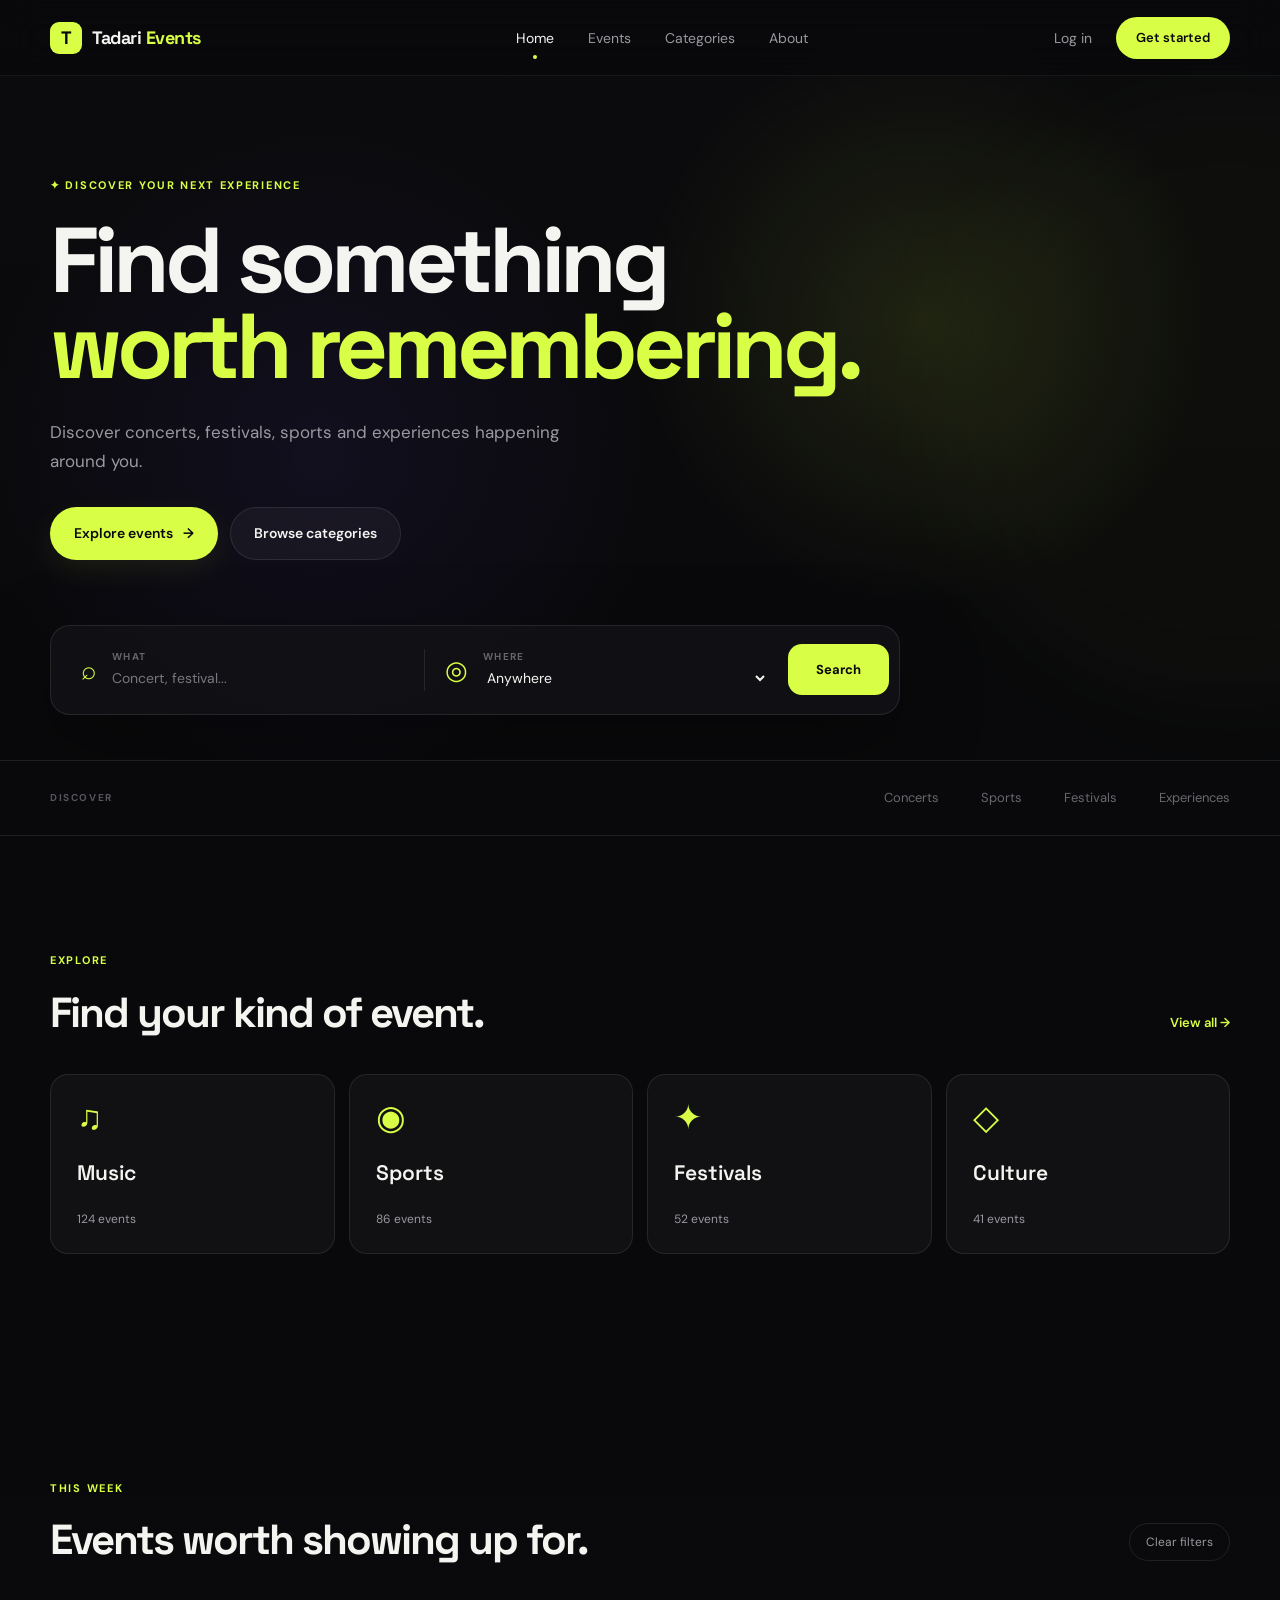
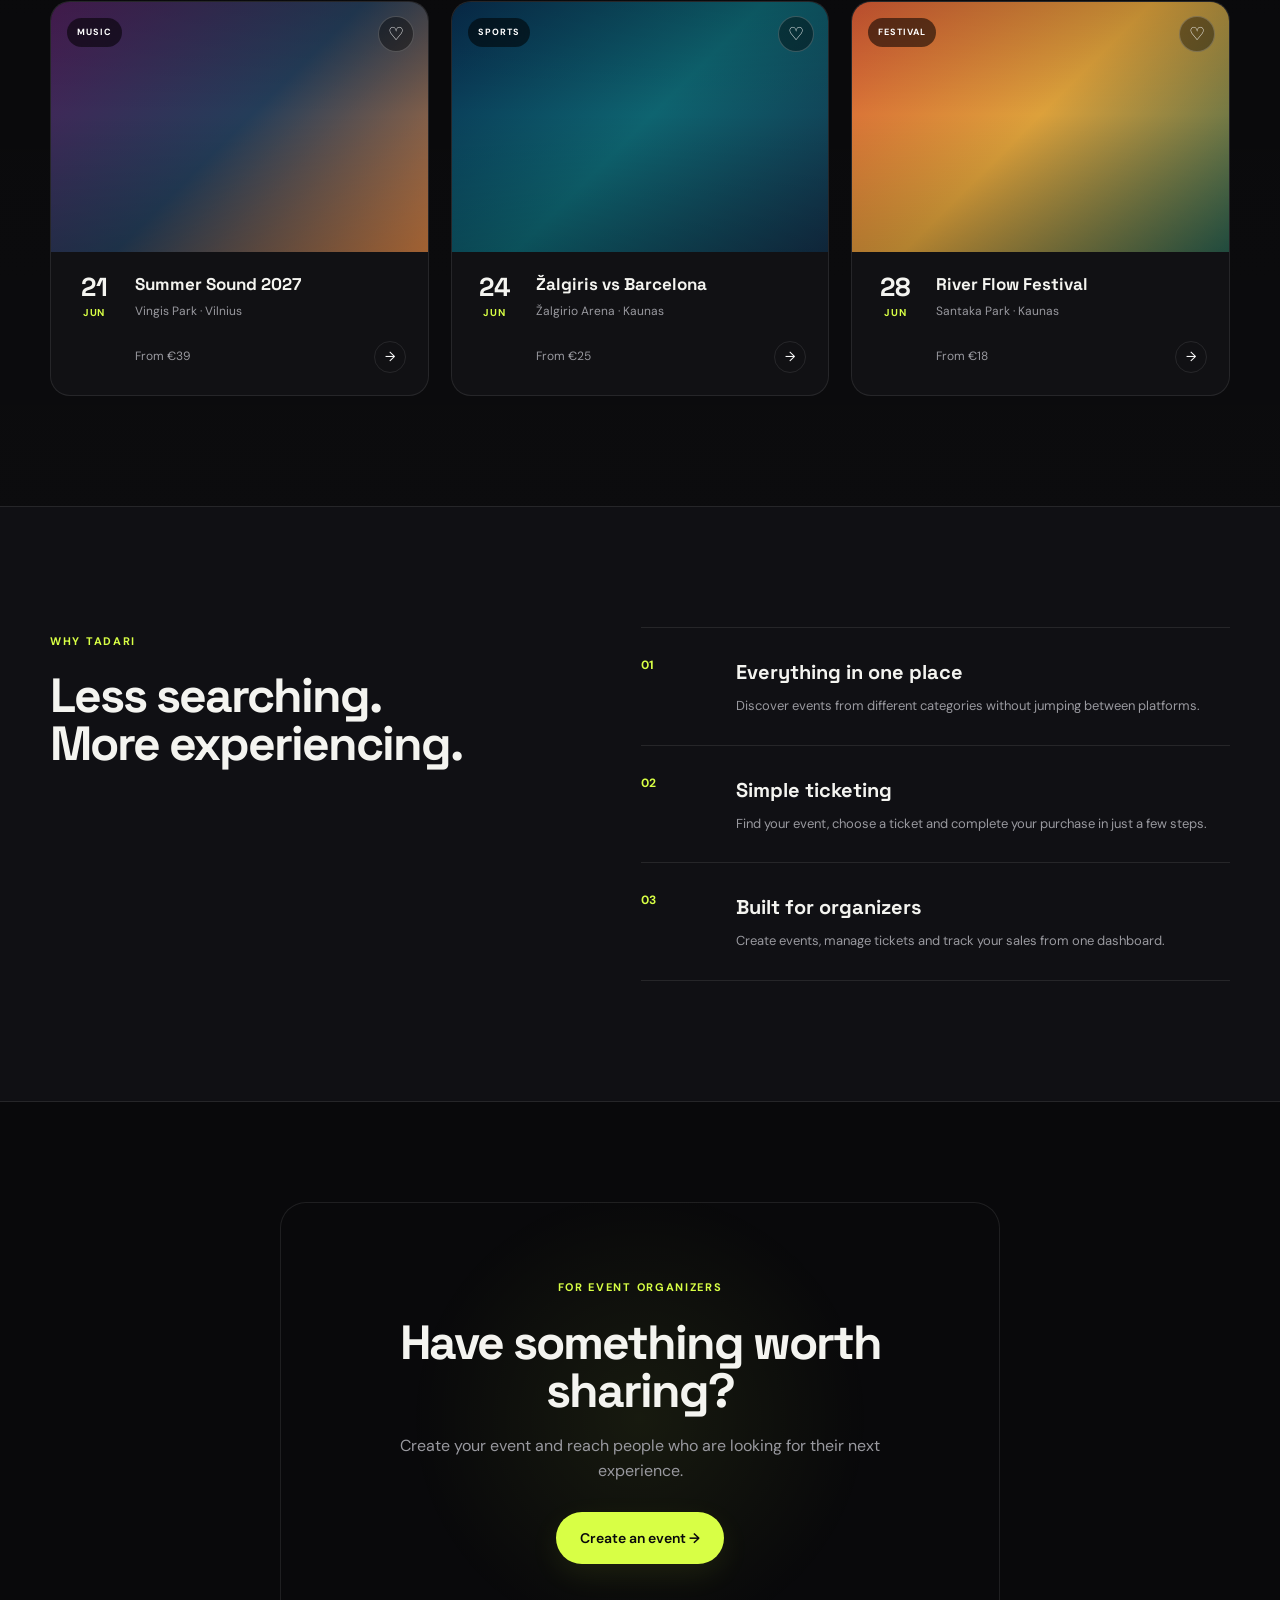
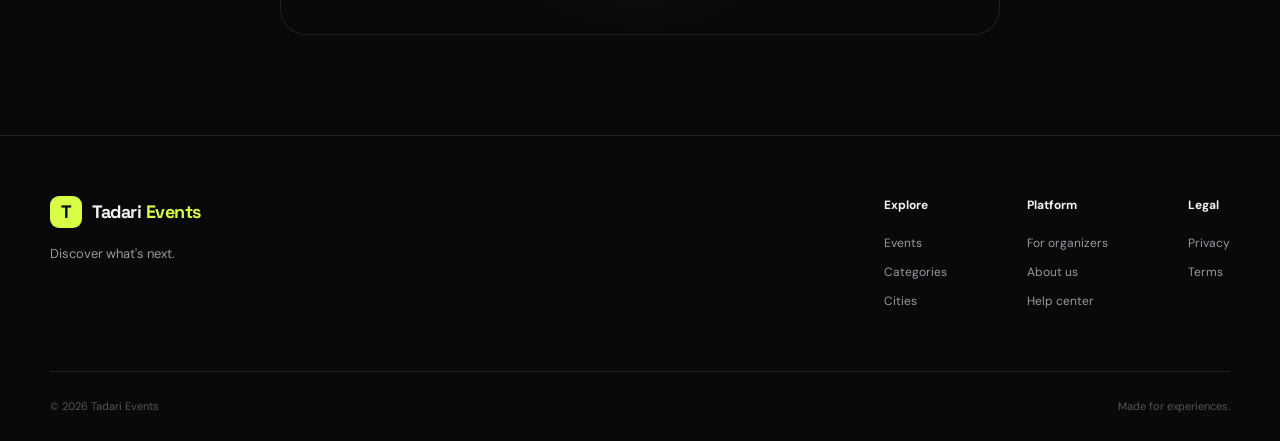
<file: index.html>
<!DOCTYPE html>
<html lang="en">
<head>

    <meta charset="UTF-8">

    <meta
        name="viewport"
        content="width=device-width, initial-scale=1.0"
    >

    <title>
        Tadari Events — Discover What's Next
    </title>

    <meta
        name="description"
        content="Discover concerts, festivals, sports events and experiences with Tadari Events."
    >

    <link rel="preconnect" href="https://fonts.googleapis.com">

    <link
        rel="preconnect"
        href="https://fonts.gstatic.com"
        crossorigin
    >

    <link
        href="https://fonts.googleapis.com/css2?family=DM+Sans:wght@400;500;600;700&family=Space+Grotesk:wght@500;600;700&display=swap"
        rel="stylesheet"
    >

    <link rel="stylesheet" href="style.css">

</head>


<body>


<!-- ==========================================
     HEADER
========================================== -->

<header class="header">

    <div class="container nav">


        <!-- LOGO -->

        <a
            href="index.html"
            class="logo"
        >

            <span class="logo-mark">
                T
            </span>

            <span>
                Tadari<span class="logo-accent">
                    Events
                </span>
            </span>

        </a>


        <!-- NAVIGATION -->

        <nav class="main-nav">

            <a
                href="index.html"
                class="active"
            >
                Home
            </a>


            <a href="#events">
                Events
            </a>


            <a href="#categories">
                Categories
            </a>


            <a href="#about">
                About
            </a>

        </nav>


        <!-- NAV ACTIONS -->

        <div class="nav-actions">

            <a
                href="#"
                class="login-link"
            >
                Log in
            </a>


            <a
                href="#"
                class="btn btn-small"
            >
                Get started
            </a>

        </div>


        <!-- MOBILE MENU -->

        <button
            class="mobile-menu"
            id="mobileMenu"
            aria-label="Open menu"
        >

            <span></span>
            <span></span>
            <span></span>

        </button>

    </div>

</header>



<!-- ==========================================
     MAIN
========================================== -->

<main>



<!-- ==========================================
     HERO
========================================== -->

<section class="hero">

    <div class="hero-background"></div>


    <div class="container hero-content">


        <!-- HERO TEXT -->

        <div class="hero-text">


            <span class="eyebrow">
                ✦ DISCOVER YOUR NEXT EXPERIENCE
            </span>


            <h1>

                Find something

                <span>
                    worth remembering.
                </span>

            </h1>


            <p>
                Discover concerts, festivals, sports and experiences
                happening around you.
            </p>


            <!-- HERO BUTTONS -->

            <div class="hero-buttons">

                <a
                    href="#events"
                    class="btn btn-primary"
                >

                    Explore events

                    <span>
                        →
                    </span>

                </a>


                <a
                    href="#categories"
                    class="btn btn-secondary"
                >
                    Browse categories
                </a>

            </div>

        </div>



        <!-- ==================================
             SEARCH
        ================================== -->

        <div class="search-box">


            <!-- WHAT -->

            <div class="search-item">

                <span class="search-icon">
                    ⌕
                </span>


                <div class="search-field">

                    <span class="search-label">
                        What
                    </span>


                    <input
                        type="text"
                        id="searchInput"
                        placeholder="Concert, festival..."
                    >

                </div>

            </div>


            <div class="search-divider"></div>


            <!-- WHERE -->

            <div class="search-item">

                <span class="search-icon">
                    ◎
                </span>


                <div class="search-field">

                    <span class="search-label">
                        Where
                    </span>


                    <select id="locationSelect">

                        <option value="all">
                            Anywhere
                        </option>

                        <option value="kaunas">
                            Kaunas
                        </option>

                        <option value="vilnius">
                            Vilnius
                        </option>

                        <option value="klaipeda">
                            Klaipėda
                        </option>

                    </select>

                </div>

            </div>


            <!-- SEARCH BUTTON -->

            <button
                class="search-button"
                id="searchButton"
            >
                Search
            </button>

        </div>

    </div>

</section>



<!-- ==========================================
     DISCOVER BAR
========================================== -->

<section class="trust-bar">

    <div class="container trust-content">

        <span>
            DISCOVER
        </span>


        <div class="trust-items">

            <span>
                Concerts
            </span>

            <span>
                Sports
            </span>

            <span>
                Festivals
            </span>

            <span>
                Experiences
            </span>

        </div>

    </div>

</section>



<!-- ==========================================
     CATEGORIES
========================================== -->

<section
    class="section"
    id="categories"
>

    <div class="container">


        <div class="section-header">


            <div>

                <span class="section-label">
                    EXPLORE
                </span>


                <h2>
                    Find your kind of event.
                </h2>

            </div>


            <a
                href="#events"
                class="text-link"
            >
                View all →
            </a>

        </div>



        <!-- CATEGORY CARDS -->

        <div class="categories">


            <!-- MUSIC -->

            <button
                class="category-card"
                data-category="music"
            >

                <span class="category-icon">
                    ♫
                </span>


                <span class="category-name">
                    Music
                </span>


                <span class="category-count">
                    124 events
                </span>

            </button>



            <!-- SPORTS -->

            <button
                class="category-card"
                data-category="sports"
            >

                <span class="category-icon">
                    ◉
                </span>


                <span class="category-name">
                    Sports
                </span>


                <span class="category-count">
                    86 events
                </span>

            </button>



            <!-- FESTIVALS -->

            <button
                class="category-card"
                data-category="festival"
            >

                <span class="category-icon">
                    ✦
                </span>


                <span class="category-name">
                    Festivals
                </span>


                <span class="category-count">
                    52 events
                </span>

            </button>



            <!-- CULTURE -->

            <button
                class="category-card"
                data-category="culture"
            >

                <span class="category-icon">
                    ◇
                </span>


                <span class="category-name">
                    Culture
                </span>


                <span class="category-count">
                    41 events
                </span>

            </button>

        </div>

    </div>

</section>



<!-- ==========================================
     EVENTS
========================================== -->

<section
    class="section events-section"
    id="events"
>

    <div class="container">


        <!-- SECTION HEADER -->

        <div class="section-header">


            <div>

                <span class="section-label">
                    THIS WEEK
                </span>


                <h2>
                    Events worth showing up for.
                </h2>

            </div>


            <button
                class="filter-button"
                id="clearFilters"
            >
                Clear filters
            </button>

        </div>



        <!-- ==================================
             EVENTS GRID
        ================================== -->

        <div
            class="events-grid"
            id="eventsGrid"
        >



            <!-- ==================================
                 EVENT 1 — SUMMER SOUND
            ================================== -->

            <article
                class="event-card"
                data-event-id="summer-sound"
                data-category="music"
                data-location="vilnius"
                data-name="summer sound"
                role="link"
                tabindex="0"
            >


                <div class="event-image image-1">


                    <span class="event-category">
                        MUSIC
                    </span>


                    <!-- FAVORITE -->

                    <button
                        class="favorite"
                        aria-label="Add to favorites"
                        type="button"
                    >
                        ♡
                    </button>


                    <div class="image-overlay"></div>

                </div>



                <!-- EVENT INFO -->

                <div class="event-info">


                    <!-- DATE -->

                    <div class="event-date">

                        <span class="date-day">
                            21
                        </span>

                        <span class="date-month">
                            JUN
                        </span>

                    </div>



                    <!-- DETAILS -->

                    <div class="event-details">


                        <h3>
                            Summer Sound 2027
                        </h3>


                        <p>
                            Vingis Park · Vilnius
                        </p>



                        <div class="event-bottom">


                            <span class="price">
                                From €39
                            </span>


                            <button
                                class="arrow-button"
                                type="button"
                                aria-label="Open Summer Sound"
                            >
                                →
                            </button>

                        </div>

                    </div>

                </div>

            </article>



            <!-- ==================================
                 EVENT 2 — ŽALGIRIS
            ================================== -->

            <article
                class="event-card"
                data-event-id="zalgiris"
                data-category="sports"
                data-location="kaunas"
                data-name="zalgiris basketball"
                role="link"
                tabindex="0"
            >


                <div class="event-image image-2">


                    <span class="event-category">
                        SPORTS
                    </span>


                    <button
                        class="favorite"
                        aria-label="Add to favorites"
                        type="button"
                    >
                        ♡
                    </button>


                    <div class="image-overlay"></div>

                </div>



                <div class="event-info">


                    <!-- DATE -->

                    <div class="event-date">

                        <span class="date-day">
                            24
                        </span>

                        <span class="date-month">
                            JUN
                        </span>

                    </div>



                    <!-- DETAILS -->

                    <div class="event-details">


                        <h3>
                            Žalgiris vs Barcelona
                        </h3>


                        <p>
                            Žalgirio Arena · Kaunas
                        </p>



                        <div class="event-bottom">


                            <span class="price">
                                From €25
                            </span>


                            <button
                                class="arrow-button"
                                type="button"
                                aria-label="Open Žalgiris vs Barcelona"
                            >
                                →
                            </button>

                        </div>

                    </div>

                </div>

            </article>



            <!-- ==================================
                 EVENT 3 — RIVER FLOW
            ================================== -->

            <article
                class="event-card"
                data-event-id="river-flow"
                data-category="festival"
                data-location="kaunas"
                data-name="river flow festival"
                role="link"
                tabindex="0"
            >


                <div class="event-image image-3">


                    <span class="event-category">
                        FESTIVAL
                    </span>


                    <button
                        class="favorite"
                        aria-label="Add to favorites"
                        type="button"
                    >
                        ♡
                    </button>


                    <div class="image-overlay"></div>

                </div>



                <div class="event-info">


                    <!-- DATE -->

                    <div class="event-date">

                        <span class="date-day">
                            28
                        </span>

                        <span class="date-month">
                            JUN
                        </span>

                    </div>



                    <!-- DETAILS -->

                    <div class="event-details">


                        <h3>
                            River Flow Festival
                        </h3>


                        <p>
                            Santaka Park · Kaunas
                        </p>



                        <div class="event-bottom">


                            <span class="price">
                                From €18
                            </span>


                            <button
                                class="arrow-button"
                                type="button"
                                aria-label="Open River Flow Festival"
                            >
                                →
                            </button>

                        </div>

                    </div>

                </div>

            </article>

        </div>



        <!-- ==================================
             EMPTY STATE
        ================================== -->

        <div
            class="empty-state"
            id="emptyState"
        >

            <div class="empty-icon">
                ⌕
            </div>


            <h3>
                No events found
            </h3>


            <p>
                Try changing your search or location.
            </p>

        </div>

    </div>

</section>



<!-- ==========================================
     WHY TADARI
========================================== -->

<section
    class="why-section"
    id="about"
>

    <div class="container">


        <div class="why-layout">


            <!-- TITLE -->

            <div class="why-title">

                <span class="section-label">
                    WHY TADARI
                </span>


                <h2>
                    Less searching.<br>
                    More experiencing.
                </h2>

            </div>



            <!-- FEATURES -->

            <div class="features">


                <!-- FEATURE 1 -->

                <div class="feature">

                    <div class="feature-number">
                        01
                    </div>


                    <div>

                        <h3>
                            Everything in one place
                        </h3>


                        <p>
                            Discover events from different categories
                            without jumping between platforms.
                        </p>

                    </div>

                </div>



                <!-- FEATURE 2 -->

                <div class="feature">

                    <div class="feature-number">
                        02
                    </div>


                    <div>

                        <h3>
                            Simple ticketing
                        </h3>


                        <p>
                            Find your event, choose a ticket and
                            complete your purchase in just a few steps.
                        </p>

                    </div>

                </div>



                <!-- FEATURE 3 -->

                <div class="feature">

                    <div class="feature-number">
                        03
                    </div>


                    <div>

                        <h3>
                            Built for organizers
                        </h3>


                        <p>
                            Create events, manage tickets and
                            track your sales from one dashboard.
                        </p>

                    </div>

                </div>

            </div>

        </div>

    </div>

</section>



<!-- ==========================================
     CTA
========================================== -->

<section class="cta-section">

    <div class="container">


        <div class="cta">


            <span class="section-label">
                FOR EVENT ORGANIZERS
            </span>


            <h2>
                Have something worth sharing?
            </h2>


            <p>
                Create your event and reach people who are
                looking for their next experience.
            </p>


            <a
                href="#"
                class="btn btn-primary"
            >
                Create an event →
            </a>

        </div>

    </div>

</section>


</main>



<!-- ==========================================
     FOOTER
========================================== -->

<footer class="footer">

    <div class="container footer-content">


        <!-- FOOTER BRAND -->

        <div>

            <a
                href="index.html"
                class="logo footer-logo"
            >

                <span class="logo-mark">
                    T
                </span>


                <span>
                    Tadari<span class="logo-accent">
                        Events
                    </span>
                </span>

            </a>


            <p class="footer-description">
                Discover what's next.
            </p>

        </div>



        <!-- FOOTER LINKS -->

        <div class="footer-links">


            <!-- EXPLORE -->

            <div>

                <h4>
                    Explore
                </h4>


                <a href="#events">
                    Events
                </a>


                <a href="#categories">
                    Categories
                </a>


                <a href="#">
                    Cities
                </a>

            </div>



            <!-- PLATFORM -->

            <div>

                <h4>
                    Platform
                </h4>


                <a href="#">
                    For organizers
                </a>


                <a href="#about">
                    About us
                </a>


                <a href="#">
                    Help center
                </a>

            </div>



            <!-- LEGAL -->

            <div>

                <h4>
                    Legal
                </h4>


                <a href="#">
                    Privacy
                </a>


                <a href="#">
                    Terms
                </a>

            </div>

        </div>

    </div>



    <!-- COPYRIGHT -->

    <div class="container copyright">

        <span>
            © 2026 Tadari Events
        </span>


        <span>
            Made for experiences.
        </span>

    </div>

</footer>



<!-- ==========================================
     JAVASCRIPT
========================================== -->

<script src="app.js"></script>


</body>
</html>
</file>
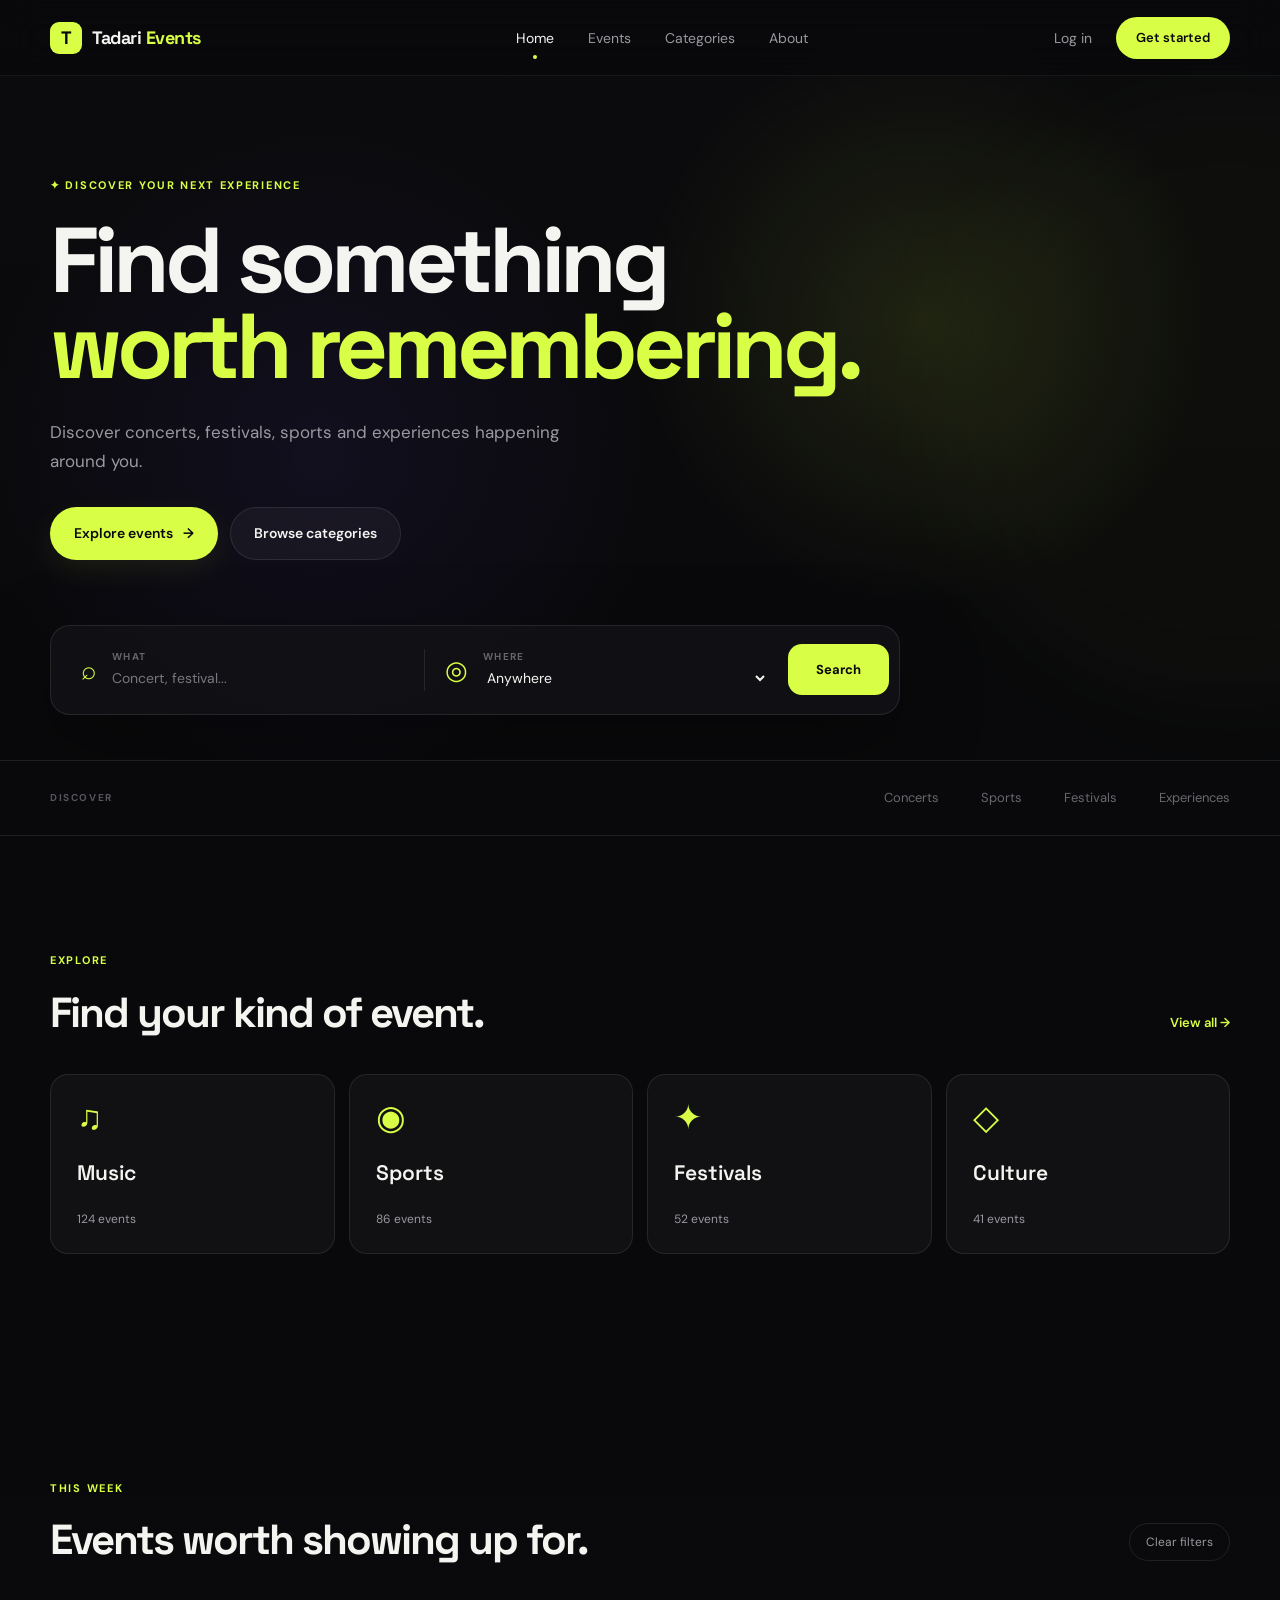
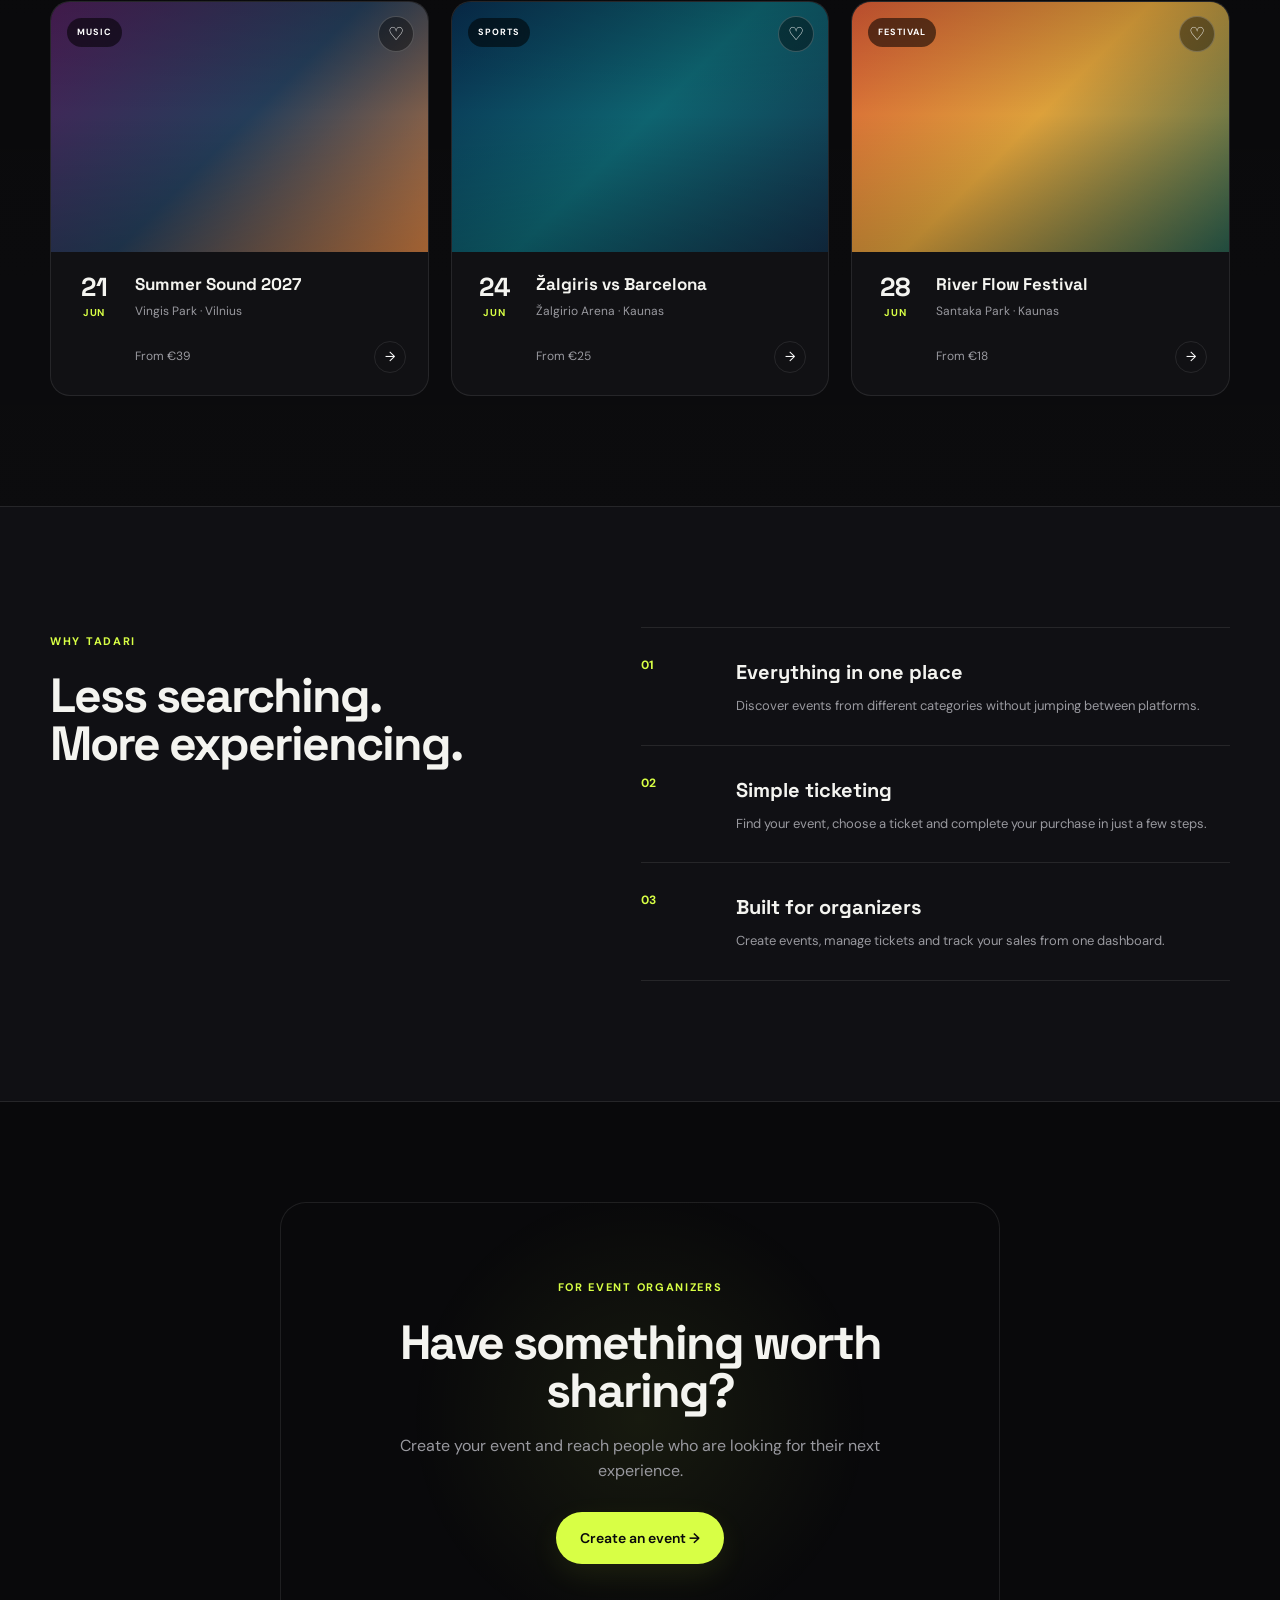
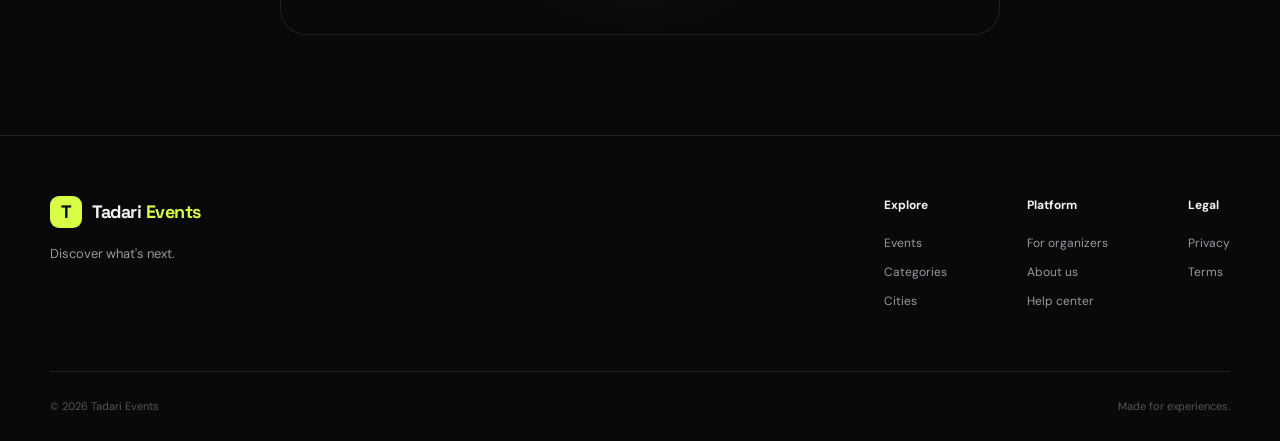
<file: event.html>
<!DOCTYPE html>
<html lang="en">

<head>

    <meta charset="UTF-8">

    <meta
        name="viewport"
        content="width=device-width, initial-scale=1.0"
    >

    <title>Tadari Events</title>

    <meta
        name="description"
        content="Event details — Tadari Events"
    >

    <link rel="preconnect" href="https://fonts.googleapis.com">

    <link
        rel="preconnect"
        href="https://fonts.gstatic.com"
        crossorigin
    >

    <link
        href="https://fonts.googleapis.com/css2?family=DM+Sans:wght@400;500;600;700&family=Space+Grotesk:wght@500;600;700&display=swap"
        rel="stylesheet"
    >

    <link rel="stylesheet" href="style.css">

</head>


<body>


<!-- ==========================================
     HEADER
========================================== -->

<header class="header">

    <div class="container nav">

        <a
            href="index.html"
            class="logo"
        >

            <span class="logo-mark">
                T
            </span>

            <span>
                Tadari<span class="logo-accent">
                    Events
                </span>
            </span>

        </a>


        <nav class="main-nav">

            <a href="index.html">
                Home
            </a>

            <a href="index.html#events">
                Events
            </a>

            <a href="index.html#categories">
                Categories
            </a>

            <a href="index.html#about">
                About
            </a>

        </nav>


        <div class="nav-actions">

            <a
                href="#"
                class="login-link"
            >
                Log in
            </a>

            <a
                href="#"
                class="btn btn-small"
            >
                Get started
            </a>

        </div>


        <button
            class="mobile-menu"
            id="mobileMenu"
            aria-label="Open menu"
        >

            <span></span>
            <span></span>
            <span></span>

        </button>

    </div>

</header>



<!-- ==========================================
     EVENT HERO
========================================== -->

<main>

<section class="event-detail-hero">

    <div
        class="event-detail-image"
        id="eventHero"
    >

        <div class="event-detail-overlay"></div>


        <div class="container event-detail-content">


            <a
                href="index.html#events"
                class="back-link"
            >
                ← Back to events
            </a>


            <div class="event-detail-bottom">


                <div>

                    <span
                        class="event-detail-category"
                        id="eventCategory"
                    >
                        MUSIC
                    </span>


                    <h1 id="eventTitle">
                        Summer Sound 2027
                    </h1>


                    <p
                        class="event-detail-location"
                        id="eventLocation"
                    >
                        Vingis Park · Vilnius
                    </p>

                </div>


                <button
                    class="detail-favorite"
                    id="detailFavorite"
                >

                    ♡

                    <span>
                        Save event
                    </span>

                </button>

            </div>

        </div>

    </div>

</section>



<!-- ==========================================
     EVENT MAIN
========================================== -->

<section class="event-main">

    <div class="container event-layout">


        <!-- ==================================
             LEFT CONTENT
        ================================== -->

        <div class="event-description">


            <!-- EVENT META -->

            <div class="event-meta">


                <div class="meta-item">

                    <span class="meta-icon">
                        ◷
                    </span>


                    <div>

                        <span class="meta-label">
                            DATE
                        </span>


                        <strong id="eventDate">
                            June 21, 2027
                        </strong>

                    </div>

                </div>



                <div class="meta-item">

                    <span class="meta-icon">
                        ◎
                    </span>


                    <div>

                        <span class="meta-label">
                            LOCATION
                        </span>


                        <strong id="eventLocationMeta">
                            Vingis Park, Vilnius
                        </strong>

                    </div>

                </div>



                <div class="meta-item">

                    <span class="meta-icon">
                        ♫
                    </span>


                    <div>

                        <span class="meta-label">
                            CATEGORY
                        </span>


                        <strong id="eventCategoryMeta">
                            Music
                        </strong>

                    </div>

                </div>

            </div>



            <!-- ==================================
                 ABOUT
            ================================== -->

            <div class="detail-section">

                <span class="section-label">
                    ABOUT THE EVENT
                </span>


                <h2 id="eventHeadline">
                    A summer night worth remembering.
                </h2>


                <p id="eventDescription1">
                    Summer Sound 2027 brings together music,
                    people and unforgettable experiences in
                    the heart of Vilnius.
                </p>


                <p id="eventDescription2">
                    Enjoy live performances, food, drinks and
                    an open-air festival atmosphere. Bring your
                    friends and spend the longest days of summer
                    together.
                </p>

            </div>



            <!-- ==================================
                 WHAT TO EXPECT
            ================================== -->

            <div class="detail-section">

                <span class="section-label">
                    WHAT TO EXPECT
                </span>


                <div class="expect-grid">


                    <div class="expect-item">

                        <span class="expect-icon">
                            ♪
                        </span>


                        <h3 id="expectTitle1">
                            Live music
                        </h3>


                        <p id="expectText1">
                            Performances from local and
                            international artists.
                        </p>

                    </div>



                    <div class="expect-item">

                        <span class="expect-icon">
                            ✦
                        </span>


                        <h3 id="expectTitle2">
                            Festival atmosphere
                        </h3>


                        <p id="expectText2">
                            Outdoor spaces, lights and
                            unforgettable moments.
                        </p>

                    </div>



                    <div class="expect-item">

                        <span class="expect-icon">
                            ◇
                        </span>


                        <h3 id="expectTitle3">
                            Food & drinks
                        </h3>


                        <p id="expectText3">
                            A selection of food vendors
                            and festival bars.
                        </p>

                    </div>

                </div>

            </div>



            <!-- ==================================
                 ORGANIZER
            ================================== -->

            <div class="detail-section organizer-section">

                <span class="section-label">
                    ORGANIZER
                </span>


                <div class="organizer">

                    <div
                        class="organizer-avatar"
                        id="organizerAvatar"
                    >
                        SS
                    </div>


                    <div>

                        <h3 id="organizerName">
                            Summer Sound Team
                        </h3>


                        <p id="organizerInfo">
                            Event organizer · 24 events
                        </p>

                    </div>

                </div>

            </div>

        </div>



        <!-- ==================================
             TICKET CARD
        ================================== -->

        <aside class="ticket-card">


            <div class="ticket-card-header">

                <span class="section-label">
                    GET YOUR TICKET
                </span>


                <h2>
                    Choose your ticket
                </h2>

            </div>



            <!-- GENERAL -->

            <label class="ticket-option">

                <input
                    type="radio"
                    name="ticket"
                    value="39"
                    checked
                >


                <div class="ticket-option-content">

                    <div>

                        <strong id="ticketName1">
                            General Admission
                        </strong>


                        <span id="ticketDescription1">
                            Full event access
                        </span>

                    </div>


                    <b id="ticketPrice1">
                        €39
                    </b>

                </div>

            </label>



            <!-- VIP -->

            <label class="ticket-option">

                <input
                    type="radio"
                    name="ticket"
                    value="69"
                >


                <div class="ticket-option-content">

                    <div>

                        <strong id="ticketName2">
                            VIP
                        </strong>


                        <span id="ticketDescription2">
                            Premium access
                        </span>

                    </div>


                    <b id="ticketPrice2">
                        €69
                    </b>

                </div>

            </label>



            <!-- PREMIUM -->

            <label class="ticket-option">

                <input
                    type="radio"
                    name="ticket"
                    value="99"
                >


                <div class="ticket-option-content">

                    <div>

                        <strong id="ticketName3">
                            Premium
                        </strong>


                        <span id="ticketDescription3">
                            Best experience package
                        </span>

                    </div>


                    <b id="ticketPrice3">
                        €99
                    </b>

                </div>

            </label>



            <!-- QUANTITY -->

            <div class="quantity-row">

                <span>
                    Quantity
                </span>


                <div class="quantity">

                    <button
                        id="quantityMinus"
                        type="button"
                    >
                        −
                    </button>


                    <span id="quantity">
                        1
                    </span>


                    <button
                        id="quantityPlus"
                        type="button"
                    >
                        +
                    </button>

                </div>

            </div>



            <!-- TOTAL -->

            <div class="ticket-total">

                <span>
                    Total
                </span>


                <strong id="totalPrice">
                    €39
                </strong>

            </div>



            <!-- CHECKOUT -->

            <button
                class="btn btn-primary ticket-button"
                id="buyButton"
                type="button"
            >

                Continue to checkout

                <span>
                    →
                </span>

            </button>


            <p class="secure-text">
                🔒 Secure checkout · Instant confirmation
            </p>

        </aside>

    </div>

</section>



<!-- ==========================================
     RELATED EVENTS
========================================== -->

<section class="section related-section">

    <div class="container">


        <div class="section-header">

            <div>

                <span class="section-label">
                    YOU MAY ALSO LIKE
                </span>


                <h2>
                    More experiences.
                </h2>

            </div>


            <a
                href="index.html#events"
                class="text-link"
            >
                View all →
            </a>

        </div>



        <div class="related-grid">


            <a
                href="event.html?id=zalgiris"
                class="related-card"
            >

                <div class="related-image related-image-1">

                    <span>
                        SPORTS
                    </span>

                </div>


                <div class="related-info">

                    <h3>
                        Žalgiris vs Barcelona
                    </h3>


                    <p>
                        June 24 · Kaunas
                    </p>

                </div>

            </a>



            <a
                href="event.html?id=river-flow"
                class="related-card"
            >

                <div class="related-image related-image-2">

                    <span>
                        FESTIVAL
                    </span>

                </div>


                <div class="related-info">

                    <h3>
                        River Flow Festival
                    </h3>


                    <p>
                        June 28 · Kaunas
                    </p>

                </div>

            </a>



            <a
                href="index.html#events"
                class="related-card"
            >

                <div class="related-image related-image-3">

                    <span>
                        EXPLORE
                    </span>

                </div>


                <div class="related-info">

                    <h3>
                        Discover more events
                    </h3>


                    <p>
                        Find something worth remembering.
                    </p>

                </div>

            </a>

        </div>

    </div>

</section>

</main>



<!-- ==========================================
     FOOTER
========================================== -->

<footer class="footer">

    <div class="container footer-content">


        <div>

            <a
                href="index.html"
                class="logo footer-logo"
            >

                <span class="logo-mark">
                    T
                </span>


                <span>
                    Tadari<span class="logo-accent">
                        Events
                    </span>
                </span>

            </a>


            <p class="footer-description">
                Discover what's next.
            </p>

        </div>



        <div class="footer-links">


            <div>

                <h4>
                    Explore
                </h4>


                <a href="index.html#events">
                    Events
                </a>


                <a href="index.html#categories">
                    Categories
                </a>


                <a href="#">
                    Cities
                </a>

            </div>



            <div>

                <h4>
                    Platform
                </h4>


                <a href="#">
                    For organizers
                </a>


                <a href="index.html#about">
                    About us
                </a>


                <a href="#">
                    Help center
                </a>

            </div>



            <div>

                <h4>
                    Legal
                </h4>


                <a href="#">
                    Privacy
                </a>


                <a href="#">
                    Terms
                </a>

            </div>

        </div>

    </div>



    <div class="container copyright">

        <span>
            © 2026 Tadari Events
        </span>


        <span>
            Made for experiences.
        </span>

    </div>

</footer>



<script src="app.js"></script>

</body>

</html>
</file>
<file: style.css>
/* ==========================================
   TADARI EVENTS
   MAIN STYLESHEET
========================================== */


/* ==========================================
   VARIABLES
========================================== */

:root {

    --bg: #09090b;

    --surface: #111114;

    --surface-light: #18181c;

    --text: #f4f4f0;

    --text-muted: #99999f;

    --text-dark: #65656b;

    --accent: #d8ff45;

    --accent-dark: #b9df28;

    --border: rgba(255, 255, 255, 0.09);

    --container: 1180px;

    --radius: 18px;
}


/* ==========================================
   RESET
========================================== */

* {
    margin: 0;
    padding: 0;
    box-sizing: border-box;
}


html {
    scroll-behavior: smooth;
}


body {

    font-family:
        "DM Sans",
        Arial,
        sans-serif;

    background: var(--bg);

    color: var(--text);

    line-height: 1.6;

    overflow-x: hidden;
}


body,
button,
input,
select {
    font-family:
        "DM Sans",
        Arial,
        sans-serif;
}


a {
    color: inherit;

    text-decoration: none;
}


button {
    font-family: inherit;

    cursor: pointer;
}


img {
    max-width: 100%;

    display: block;
}


/* ==========================================
   CONTAINER
========================================== */

.container {

    width:
        min(
            calc(100% - 48px),
            var(--container)
        );

    margin-left: auto;

    margin-right: auto;
}


/* ==========================================
   HEADER
========================================== */

.header {

    position: fixed;

    top: 0;
    left: 0;

    width: 100%;

    height: 76px;

    z-index: 1000;

    background:
        rgba(9, 9, 11, 0.82);

    backdrop-filter:
        blur(18px);

    -webkit-backdrop-filter:
        blur(18px);

    border-bottom:
        1px solid rgba(255,255,255,0.06);
}


.nav {

    height: 76px;

    display: flex;

    align-items: center;

    justify-content: space-between;
}


/* ==========================================
   LOGO
========================================== */

.logo {

    display: flex;

    align-items: center;

    gap: 10px;

    font-family:
        "Space Grotesk",
        sans-serif;

    font-size: 18px;

    font-weight: 700;

    letter-spacing: -0.5px;
}


.logo-mark {

    width: 32px;

    height: 32px;

    display: grid;

    place-items: center;

    background: var(--accent);

    color: #09090b;

    border-radius: 9px;

    font-weight: 700;
}


.logo-accent {
    color: var(--accent);
}


/* ==========================================
   NAVIGATION
========================================== */

.main-nav {

    display: flex;

    align-items: center;

    gap: 34px;

    margin-left: 70px;
}


.main-nav a {

    position: relative;

    color: var(--text-muted);

    font-size: 14px;

    transition:
        color 0.2s ease;
}


.main-nav a:hover,
.main-nav a.active {

    color: var(--text);
}


.main-nav a.active::after {

    content: "";

    position: absolute;

    left: 0;
    right: 0;

    bottom: -10px;

    width: 4px;

    height: 4px;

    margin: auto;

    background: var(--accent);

    border-radius: 50%;
}


/* ==========================================
   NAV ACTIONS
========================================== */

.nav-actions {

    display: flex;

    align-items: center;

    gap: 24px;
}


.login-link {

    color: var(--text-muted);

    font-size: 14px;

    transition:
        color 0.2s ease;
}


.login-link:hover {
    color: var(--text);
}


/* ==========================================
   BUTTONS
========================================== */

.btn {

    display: inline-flex;

    align-items: center;

    justify-content: center;

    gap: 10px;

    border-radius: 999px;

    font-weight: 600;

    transition:
        transform 0.2s ease,
        background 0.2s ease,
        box-shadow 0.2s ease;
}


.btn:hover {

    transform:
        translateY(-2px);
}


.btn-small {

    background: var(--accent);

    color: #09090b;

    padding: 11px 20px;

    font-size: 13px;
}


.btn-primary {

    background: var(--accent);

    color: #09090b;

    padding: 15px 24px;

    font-size: 14px;

    box-shadow:
        0 10px 30px
        rgba(216,255,69,0.08);
}


.btn-primary:hover {

    background: #e3ff70;

    box-shadow:
        0 15px 35px
        rgba(216,255,69,0.14);
}


.btn-secondary {

    background:
        rgba(255,255,255,0.04);

    border:
        1px solid var(--border);

    color: var(--text);

    padding: 14px 23px;

    font-size: 14px;
}


.btn-secondary:hover {

    background:
        rgba(255,255,255,0.08);
}


/* ==========================================
   MOBILE MENU
========================================== */

.mobile-menu {

    display: none;

    background: transparent;

    border: none;

    padding: 5px;
}


.mobile-menu span {

    display: block;

    width: 24px;

    height: 2px;

    background: white;

    margin: 5px 0;

    border-radius: 10px;
}


/* ==========================================
   HERO
========================================== */

.hero {

    position: relative;

    min-height: 760px;

    display: flex;

    align-items: center;

    padding-top: 76px;

    overflow: hidden;
}


.hero-background {

    position: absolute;

    inset: 0;

    pointer-events: none;

    background:

        radial-gradient(
            circle at 72% 42%,
            rgba(216,255,69,0.10),
            transparent 28%
        ),

        radial-gradient(
            circle at 25% 60%,
            rgba(115,75,255,0.08),
            transparent 32%
        ),

        linear-gradient(
            180deg,
            #0b0b0d 0%,
            #09090b 100%
        );
}


.hero-background::after {

    content: "";

    position: absolute;

    width: 600px;

    height: 600px;

    right: -250px;

    top: 100px;

    border-radius: 50%;

    background:
        rgba(216,255,69,0.025);

    filter: blur(50px);
}


.hero-content {

    position: relative;

    z-index: 2;
}


.hero-text {

    max-width: 820px;

    padding-top: 50px;
}


.eyebrow,
.section-label {

    display: inline-block;

    color: var(--accent);

    font-size: 11px;

    font-weight: 700;

    letter-spacing: 1.7px;

    margin-bottom: 22px;
}


.hero h1 {

    font-family:
        "Space Grotesk",
        sans-serif;

    font-size:
        clamp(
            52px,
            8vw,
            92px
        );

    line-height: 0.94;

    letter-spacing: -5px;

    max-width: 900px;
}


.hero h1 span {

    display: block;

    color: var(--accent);
}


.hero-text p {

    max-width: 520px;

    color: var(--text-muted);

    font-size: 17px;

    line-height: 1.7;

    margin-top: 28px;
}


/* ==========================================
   HERO BUTTONS
========================================== */

.hero-buttons {

    display: flex;

    align-items: center;

    gap: 12px;

    margin-top: 32px;
}


/* ==========================================
   SEARCH BOX
========================================== */

.search-box {

    margin-top: 65px;

    width: 100%;

    max-width: 850px;

    min-height: 90px;

    display: flex;

    align-items: center;

    padding: 10px;

    background:
        rgba(18,18,22,0.94);

    border:
        1px solid var(--border);

    border-radius: 20px;

    box-shadow:
        0 25px 80px
        rgba(0,0,0,0.35);
}


.search-item {

    flex: 1;

    display: flex;

    align-items: center;

    gap: 15px;

    padding:
        0 20px;
}


.search-icon {

    color: var(--accent);

    font-size: 26px;

    line-height: 1;
}


.search-field {
    width: 100%;
}


.search-label {

    display: block;

    color: var(--text-dark);

    font-size: 10px;

    font-weight: 700;

    text-transform: uppercase;

    letter-spacing: 1.3px;
}


.search-item input,
.search-item select {

    width: 100%;

    margin-top: 3px;

    padding: 0;

    border: none;

    outline: none;

    background: transparent;

    color: var(--text);

    font-size: 14px;
}


.search-item input::placeholder {
    color: #77777d;
}


.search-item select {
    cursor: pointer;
}


.search-item select option {

    background: #151519;

    color: white;
}


.search-divider {

    width: 1px;

    height: 42px;

    background: var(--border);
}


.search-button {

    border: none;

    background: var(--accent);

    color: #09090b;

    padding:
        17px 28px;

    border-radius: 14px;

    font-size: 13px;

    font-weight: 700;

    transition:
        background 0.2s ease,
        transform 0.2s ease;
}


.search-button:hover {

    background: #e3ff70;

    transform:
        translateY(-1px);
}


/* ==========================================
   TRUST BAR
========================================== */

.trust-bar {

    border-top:
        1px solid var(--border);

    border-bottom:
        1px solid var(--border);
}


.trust-content {

    min-height: 74px;

    display: flex;

    align-items: center;

    justify-content: space-between;
}


.trust-content > span {

    color: #55555b;

    font-size: 10px;

    font-weight: 700;

    letter-spacing: 1.6px;
}


.trust-items {

    display: flex;

    align-items: center;

    gap: 42px;

    color: #68686e;

    font-size: 13px;
}


/* ==========================================
   GENERAL SECTIONS
========================================== */

.section {

    padding:
        110px 0;
}


.section-header {

    display: flex;

    align-items: flex-end;

    justify-content: space-between;

    gap: 30px;

    margin-bottom: 40px;
}


.section-header h2 {

    font-family:
        "Space Grotesk",
        sans-serif;

    font-size: 42px;

    line-height: 1;

    letter-spacing: -2px;
}


.text-link {

    color: var(--accent);

    font-size: 13px;

    font-weight: 600;
}


/* ==========================================
   CATEGORIES
========================================== */

.categories {

    display: grid;

    grid-template-columns:
        repeat(4, 1fr);

    gap: 14px;
}


.category-card {

    min-height: 180px;

    display: flex;

    flex-direction: column;

    justify-content: space-between;

    padding: 26px;

    background: var(--surface);

    border:
        1px solid var(--border);

    border-radius: var(--radius);

    color: var(--text);

    text-align: left;

    transition:
        transform 0.25s ease,
        border-color 0.25s ease,
        background 0.25s ease;
}


.category-card:hover,
.category-card.active {

    transform:
        translateY(-5px);

    background: #17171b;

    border-color:
        rgba(216,255,69,0.45);
}


.category-icon {

    font-size: 34px;

    line-height: 1;

    color: var(--accent);
}


.category-name {

    font-family:
        "Space Grotesk",
        sans-serif;

    font-size: 21px;

    font-weight: 600;
}


.category-count {

    color: var(--text-muted);

    font-size: 12px;
}


/* ==========================================
   EVENTS
========================================== */

.events-section {

    background:
        linear-gradient(
            180deg,
            transparent,
            rgba(255,255,255,0.012)
        );
}


.events-grid {

    display: grid;

    grid-template-columns:
        repeat(3, 1fr);

    gap: 22px;
}


.event-card {

    overflow: hidden;

    background: var(--surface);

    border:
        1px solid var(--border);

    border-radius: 20px;

    transition:
        transform 0.25s ease,
        border-color 0.25s ease,
        box-shadow 0.25s ease;
}


.event-card:hover {

    transform:
        translateY(-6px);

    border-color:
        rgba(216,255,69,0.30);

    box-shadow:
        0 20px 60px
        rgba(0,0,0,0.18);
}


/* ==========================================
   EVENT IMAGES
========================================== */

.event-image {

    position: relative;

    height: 250px;

    overflow: hidden;

    background-size: cover;

    background-position: center;

    transition:
        transform 0.4s ease;
}


.event-card:hover .event-image {

    transform:
        scale(1.015);
}


.image-1 {

    background:
        linear-gradient(
            135deg,
            #4c1e57 0%,
            #243d59 50%,
            #c9793e 100%
        );
}


.image-2 {

    background:
        linear-gradient(
            135deg,
            #082d4f 0%,
            #0e6470 50%,
            #132e47 100%
        );
}


.image-3 {

    background:
        linear-gradient(
            135deg,
            #d85a35 0%,
            #dda13b 48%,
            #285d4d 100%
        );
}


.image-overlay {

    position: absolute;

    inset: 0;

    background:
        linear-gradient(
            180deg,
            rgba(0,0,0,0.15),
            transparent 45%,
            rgba(0,0,0,0.2)
        );

    pointer-events: none;
}


/* ==========================================
   EVENT CATEGORY
========================================== */

.event-category {

    position: absolute;

    top: 16px;

    left: 16px;

    z-index: 2;

    padding:
        7px 10px;

    border-radius: 999px;

    background:
        rgba(0,0,0,0.55);

    backdrop-filter:
        blur(10px);

    color: white;

    font-size: 9px;

    font-weight: 700;

    letter-spacing: 1px;
}


/* ==========================================
   FAVORITE
========================================== */

.favorite {

    position: absolute;

    top: 14px;

    right: 14px;

    z-index: 3;

    width: 36px;

    height: 36px;

    display: grid;

    place-items: center;

    border:
        1px solid
        rgba(255,255,255,0.2);

    border-radius: 50%;

    background:
        rgba(0,0,0,0.4);

    color: white;

    font-size: 18px;

    transition:
        background 0.2s ease,
        color 0.2s ease,
        transform 0.2s ease;
}


.favorite:hover,
.favorite.liked {

    background: var(--accent);

    color: #09090b;

    transform:
        scale(1.05);
}


/* ==========================================
   EVENT INFORMATION
========================================== */

.event-info {

    display: flex;

    gap: 20px;

    padding: 22px;
}


.event-date {

    min-width: 42px;

    display: flex;

    flex-direction: column;

    align-items: center;
}


.date-day {

    font-family:
        "Space Grotesk",
        sans-serif;

    font-size: 26px;

    font-weight: 700;

    line-height: 1;
}


.date-month {

    margin-top: 5px;

    color: var(--accent);

    font-size: 10px;

    font-weight: 700;

    letter-spacing: 0.8px;
}


.event-details {

    flex: 1;

    min-width: 0;
}


.event-details h3 {

    font-family:
        "Space Grotesk",
        sans-serif;

    font-size: 17px;

    line-height: 1.2;
}


.event-details p {

    margin-top: 7px;

    color: var(--text-muted);

    font-size: 12px;
}


.event-bottom {

    display: flex;

    align-items: center;

    justify-content: space-between;

    gap: 15px;

    margin-top: 20px;
}


.price {

    color: var(--text-muted);

    font-size: 12px;
}


.arrow-button {

    width: 32px;

    height: 32px;

    display: grid;

    place-items: center;

    border:
        1px solid var(--border);

    border-radius: 50%;

    background: transparent;

    color: white;

    transition:
        background 0.2s ease,
        color 0.2s ease;
}


.event-card:hover .arrow-button {

    background: var(--accent);

    color: #09090b;

    border-color: var(--accent);
}


/* ==========================================
   FILTER
========================================== */

.filter-button {

    padding:
        10px 16px;

    border:
        1px solid var(--border);

    border-radius: 999px;

    background: transparent;

    color: var(--text-muted);

    font-size: 12px;

    transition:
        border-color 0.2s ease,
        color 0.2s ease;
}


.filter-button:hover {

    color: var(--text);

    border-color:
        rgba(255,255,255,0.25);
}


/* ==========================================
   EMPTY STATE
========================================== */

.empty-state {

    display: none;

    text-align: center;

    padding: 80px 0;

    color: var(--text-muted);
}


.empty-state.visible {
    display: block;
}


.empty-icon {

    margin-bottom: 12px;

    color: var(--accent);

    font-size: 42px;
}


.empty-state h3 {

    color: var(--text);

    font-family:
        "Space Grotesk",
        sans-serif;

    font-size: 22px;

    margin-bottom: 6px;
}


.empty-state p {

    font-size: 13px;
}


/* ==========================================
   WHY SECTION
========================================== */

.why-section {

    padding:
        120px 0;

    background: #101014;

    border-top:
        1px solid var(--border);

    border-bottom:
        1px solid var(--border);
}


.why-layout {

    display: grid;

    grid-template-columns:
        1fr 1.2fr;

    gap: 100px;
}


.why-title h2 {

    font-family:
        "Space Grotesk",
        sans-serif;

    font-size: 48px;

    line-height: 1;

    letter-spacing: -2px;
}


.features {

    display: flex;

    flex-direction: column;
}


.feature {

    display: grid;

    grid-template-columns: 70px 1fr;

    gap: 25px;

    padding: 28px 0;

    border-top:
        1px solid var(--border);
}


.feature:last-child {

    border-bottom:
        1px solid var(--border);
}


.feature-number {

    color: var(--accent);

    font-size: 12px;

    font-weight: 700;
}


.feature h3 {

    font-family:
        "Space Grotesk",
        sans-serif;

    font-size: 20px;
}


.feature p {

    max-width: 500px;

    margin-top: 8px;

    color: var(--text-muted);

    font-size: 13px;
}


/* ==========================================
   CTA
========================================== */

.cta-section {

    padding:
        100px 0;
}


.cta {

    max-width: 720px;

    margin:
        0 auto;

    padding:
        70px 30px;

    text-align: center;

    border:
        1px solid var(--border);

    border-radius: 26px;

    background:
        radial-gradient(
            circle at center,
            rgba(216,255,69,0.07),
            transparent 55%
        );
}


.cta h2 {

    margin-bottom: 18px;

    font-family:
        "Space Grotesk",
        sans-serif;

    font-size: 48px;

    line-height: 1;

    letter-spacing: -2px;
}


.cta p {

    max-width: 500px;

    margin:
        0 auto 28px;

    color: var(--text-muted);
}


/* ==========================================
   FOOTER
========================================== */

.footer {

    padding-top: 60px;

    border-top:
        1px solid var(--border);
}


.footer-content {

    display: flex;

    justify-content: space-between;

    gap: 80px;

    padding-bottom: 60px;
}


.footer-description {

    margin-top: 16px;

    color: var(--text-muted);

    font-size: 13px;
}


.footer-links {

    display: flex;

    gap: 80px;
}


.footer-links div {

    display: flex;

    flex-direction: column;

    gap: 10px;
}


.footer-links h4 {

    margin-bottom: 8px;

    font-size: 12px;
}


.footer-links a {

    color: var(--text-muted);

    font-size: 12px;

    transition:
        color 0.2s ease;
}


.footer-links a:hover {

    color: var(--accent);
}


.copyright {

    min-height: 70px;

    display: flex;

    align-items: center;

    justify-content: space-between;

    border-top:
        1px solid var(--border);

    color: #55555b;

    font-size: 11px;
}


/* ==========================================
   RESPONSIVE — TABLET
========================================== */

@media (max-width: 900px) {

    .main-nav {
        display: none;
    }


    .nav-actions {
        margin-left: auto;

        margin-right: 15px;
    }


    .mobile-menu {
        display: block;
    }


    .categories {

        grid-template-columns:
            repeat(2, 1fr);
    }


    .events-grid {

        grid-template-columns:
            repeat(2, 1fr);
    }


    .why-layout {

        grid-template-columns: 1fr;

        gap: 60px;
    }

}


/* ==========================================
   RESPONSIVE — MOBILE
========================================== */

@media (max-width: 650px) {

    .container {

        width:
            calc(100% - 30px);
    }


    .header {
        height: 68px;
    }


    .nav {
        height: 68px;
    }


    .nav-actions .login-link,
    .nav-actions .btn {
        display: none;
    }


    .hero {

        min-height: auto;

        padding-top: 100px;

        padding-bottom: 60px;
    }


    .hero-text {

        padding-top: 25px;
    }


    .hero h1 {

        font-size: 54px;

        letter-spacing: -3px;
    }


    .hero-text p {

        font-size: 15px;
    }


    .hero-buttons {

        flex-direction: column;

        align-items: stretch;
    }


    .hero-buttons .btn {

        width: 100%;
    }


    .search-box {

        flex-direction: column;

        align-items: stretch;

        gap: 10px;

        padding: 14px;
    }


    .search-item {

        width: 100%;

        min-height: 52px;

        padding:
            0 10px;
    }


    .search-divider {

        width: 100%;

        height: 1px;
    }


    .search-button {

        width: 100%;
    }


    .trust-content {

        flex-direction: column;

        align-items: flex-start;

        gap: 12px;

        padding:
            20px 0;
    }


    .trust-items {

        flex-wrap: wrap;

        gap: 15px;
    }


    .section {

        padding:
            80px 0;
    }


    .section-header {

        align-items: flex-start;

        flex-direction: column;

        gap: 20px;
    }


    .section-header h2 {

        font-size: 34px;
    }


    .categories {

        grid-template-columns:
            repeat(2, 1fr);

        gap: 10px;
    }


    .category-card {

        min-height: 145px;

        padding: 20px;
    }


    .category-name {

        font-size: 18px;
    }


    .events-grid {

        grid-template-columns: 1fr;
    }


    .event-image {

        height: 220px;
    }


    .why-title h2 {

        font-size: 40px;
    }


    .feature {

        grid-template-columns:
            45px 1fr;

        gap: 15px;
    }


    .cta {

        padding:
            55px 20px;
    }


    .cta h2 {

        font-size: 38px;
    }


    .footer-content {

        flex-direction: column;

        gap: 45px;
    }


    .footer-links {

        display: grid;

        grid-template-columns:
            repeat(3, 1fr);

        gap: 20px;
    }


    .copyright {

        flex-direction: column;

        align-items: flex-start;

        justify-content: center;

        gap: 5px;
    }

}

/* ==========================================
   EVENT DETAIL PAGE
========================================== */

.event-detail-hero {
    padding-top: 76px;
}


.event-detail-image {

    position: relative;

    min-height: 610px;

    display: flex;

    align-items: flex-end;

    overflow: hidden;

    background:
        linear-gradient(
            135deg,
            #4c1e57 0%,
            #243d59 45%,
            #c9793e 100%
        );
}


.event-detail-image::before {

    content: "";

    position: absolute;

    inset: 0;

    background:
        radial-gradient(
            circle at 70% 35%,
            rgba(216,255,69,0.20),
            transparent 25%
        );
}


.event-detail-overlay {

    position: absolute;

    inset: 0;

    background:
        linear-gradient(
            180deg,
            rgba(9,9,11,0.05) 0%,
            rgba(9,9,11,0.15) 35%,
            rgba(9,9,11,0.95) 100%
        );
}


.event-detail-content {

    position: relative;

    z-index: 2;

    width: min(
        calc(100% - 48px),
        var(--container)
    );

    margin: 0 auto;

    padding-bottom: 55px;
}


.back-link {

    position: absolute;

    top: -500px;

    color: rgba(255,255,255,0.75);

    font-size: 13px;

    transition:
        color 0.2s ease;
}


.back-link:hover {
    color: var(--accent);
}


.event-detail-bottom {

    display: flex;

    align-items: flex-end;

    justify-content: space-between;

    gap: 30px;
}


.event-detail-category {

    display: inline-block;

    padding:
        7px 12px;

    margin-bottom: 18px;

    border-radius: 999px;

    background: var(--accent);

    color: #09090b;

    font-size: 10px;

    font-weight: 800;

    letter-spacing: 1px;
}


.event-detail-bottom h1 {

    font-family:
        "Space Grotesk",
        sans-serif;

    font-size:
        clamp(
            48px,
            7vw,
            82px
        );

    line-height: 0.95;

    letter-spacing: -4px;
}


.event-detail-location {

    margin-top: 18px;

    color: rgba(255,255,255,0.72);

    font-size: 16px;
}


.detail-favorite {

    display: flex;

    align-items: center;

    gap: 10px;

    padding:
        13px 18px;

    border:
        1px solid
        rgba(255,255,255,0.20);

    border-radius: 999px;

    background:
        rgba(0,0,0,0.30);

    backdrop-filter:
        blur(12px);

    color: white;

    font-size: 13px;

    transition:
        background 0.2s ease,
        color 0.2s ease;
}


.detail-favorite:hover,
.detail-favorite.liked {

    background: var(--accent);

    color: #09090b;
}


.detail-favorite:first-letter {

    font-size: 20px;
}


/* ==========================================
   EVENT MAIN
========================================== */

.event-main {

    padding:
        100px 0;
}


.event-layout {

    display: grid;

    grid-template-columns:
        minmax(0, 1.35fr)
        minmax(340px, 0.65fr);

    gap: 90px;

    align-items: start;
}


.event-meta {

    display: grid;

    grid-template-columns:
        repeat(3, 1fr);

    gap: 15px;

    padding-bottom: 60px;

    border-bottom:
        1px solid var(--border);
}


.meta-item {

    display: flex;

    gap: 12px;
}


.meta-icon {

    color: var(--accent);

    font-size: 22px;
}


.meta-label {

    display: block;

    margin-bottom: 4px;

    color: var(--text-dark);

    font-size: 9px;

    font-weight: 800;

    letter-spacing: 1.3px;
}


.meta-item strong {

    display: block;

    color: var(--text);

    font-size: 12px;

    font-weight: 500;
}


/* ==========================================
   DETAIL CONTENT
========================================== */

.detail-section {

    padding:
        60px 0;

    border-bottom:
        1px solid var(--border);
}


.detail-section h2 {

    max-width: 650px;

    margin-bottom: 22px;

    font-family:
        "Space Grotesk",
        sans-serif;

    font-size: 38px;

    line-height: 1.05;

    letter-spacing: -1.5px;
}


.detail-section p {

    max-width: 650px;

    margin-bottom: 16px;

    color: var(--text-muted);

    font-size: 15px;

    line-height: 1.8;
}


/* ==========================================
   EXPECT GRID
========================================== */

.expect-grid {

    display: grid;

    grid-template-columns:
        repeat(3, 1fr);

    gap: 15px;

    margin-top: 30px;
}


.expect-item {

    min-height: 190px;

    padding: 22px;

    background: var(--surface);

    border:
        1px solid var(--border);

    border-radius: 15px;
}


.expect-icon {

    display: block;

    margin-bottom: 25px;

    color: var(--accent);

    font-size: 27px;
}


.expect-item h3 {

    font-family:
        "Space Grotesk",
        sans-serif;

    font-size: 17px;
}


.expect-item p {

    margin-top: 8px;

    font-size: 11px;

    line-height: 1.6;
}


/* ==========================================
   ORGANIZER
========================================== */

.organizer-section {

    border-bottom: none;
}


.organizer {

    display: flex;

    align-items: center;

    gap: 15px;

    margin-top: 25px;
}


.organizer-avatar {

    width: 50px;

    height: 50px;

    display: grid;

    place-items: center;

    border-radius: 50%;

    background: var(--accent);

    color: #09090b;

    font-size: 13px;

    font-weight: 800;
}


.organizer h3 {

    font-family:
        "Space Grotesk",
        sans-serif;

    font-size: 16px;
}


.organizer p {

    margin: 2px 0 0;

    font-size: 11px;
}


/* ==========================================
   TICKET CARD
========================================== */

.ticket-card {

    position: sticky;

    top: 110px;

    padding: 30px;

    background: var(--surface);

    border:
        1px solid var(--border);

    border-radius: 22px;

    box-shadow:
        0 25px 80px
        rgba(0,0,0,0.18);
}


.ticket-card-header {

    padding-bottom: 25px;

    border-bottom:
        1px solid var(--border);
}


.ticket-card-header .section-label {

    margin-bottom: 10px;
}


.ticket-card-header h2 {

    font-family:
        "Space Grotesk",
        sans-serif;

    font-size: 27px;

    letter-spacing: -1px;
}


/* ==========================================
   TICKET OPTION
========================================== */

.ticket-option {

    display: block;

    margin-top: 12px;

    cursor: pointer;
}


.ticket-option input {

    position: absolute;

    opacity: 0;

}


.ticket-option-content {

    display: flex;

    align-items: center;

    justify-content: space-between;

    gap: 20px;

    padding: 18px;

    border:
        1px solid var(--border);

    border-radius: 14px;

    transition:
        border-color 0.2s ease,
        background 0.2s ease;
}


.ticket-option:hover .ticket-option-content {

    border-color:
        rgba(216,255,69,0.35);
}


.ticket-option input:checked
+ .ticket-option-content {

    background:
        rgba(216,255,69,0.06);

    border-color:
        var(--accent);
}


.ticket-option-content strong {

    display: block;

    font-family:
        "Space Grotesk",
        sans-serif;

    font-size: 14px;
}


.ticket-option-content span {

    display: block;

    margin-top: 4px;

    color: var(--text-muted);

    font-size: 10px;
}


.ticket-option-content b {

    color: var(--accent);

    font-size: 15px;

    white-space: nowrap;
}


/* ==========================================
   QUANTITY
========================================== */

.quantity-row {

    display: flex;

    align-items: center;

    justify-content: space-between;

    margin-top: 25px;

    padding-top: 25px;

    border-top:
        1px solid var(--border);

    color: var(--text-muted);

    font-size: 12px;
}


.quantity {

    display: flex;

    align-items: center;

    gap: 15px;
}


.quantity button {

    width: 30px;

    height: 30px;

    border:
        1px solid var(--border);

    border-radius: 50%;

    background: transparent;

    color: white;

    font-size: 17px;
}


.quantity button:hover {

    border-color: var(--accent);

    color: var(--accent);
}


.quantity span {

    min-width: 15px;

    text-align: center;

    color: white;

    font-weight: 700;
}


/* ==========================================
   TOTAL
========================================== */

.ticket-total {

    display: flex;

    align-items: center;

    justify-content: space-between;

    margin-top: 22px;

    padding-top: 22px;

    border-top:
        1px solid var(--border);
}


.ticket-total span {

    color: var(--text-muted);

    font-size: 13px;
}


.ticket-total strong {

    color: var(--text);

    font-family:
        "Space Grotesk",
        sans-serif;

    font-size: 26px;
}


.ticket-button {

    width: 100%;

    margin-top: 22px;

    border: none;
}


.secure-text {

    margin-top: 15px;

    text-align: center;

    color: var(--text-dark);

    font-size: 9px;
}


/* ==========================================
   RELATED EVENTS
========================================== */

.related-section {

    background: #101014;

    border-top:
        1px solid var(--border);
}


.related-grid {

    display: grid;

    grid-template-columns:
        repeat(3, 1fr);

    gap: 18px;
}


.related-card {

    overflow: hidden;

    background: var(--surface);

    border:
        1px solid var(--border);

    border-radius: 18px;

    transition:
        transform 0.2s ease,
        border-color 0.2s ease;
}


.related-card:hover {

    transform:
        translateY(-5px);

    border-color:
        rgba(216,255,69,0.35);
}


.related-image {

    height: 190px;

    padding: 16px;

    display: flex;

    align-items: flex-start;

    justify-content: flex-start;

    background-size: cover;
}


.related-image span {

    padding: 6px 9px;

    border-radius: 999px;

    background:
        rgba(0,0,0,0.45);

    color: white;

    font-size: 9px;

    font-weight: 700;

    letter-spacing: 1px;
}


.related-image-1 {

    background:
        linear-gradient(
            135deg,
            #082d4f,
            #0e6470,
            #132e47
        );
}


.related-image-2 {

    background:
        linear-gradient(
            135deg,
            #d85a35,
            #dda13b,
            #285d4d
        );
}


.related-image-3 {

    background:
        linear-gradient(
            135deg,
            #26252c,
            #555963,
            #8b8f75
        );
}


.related-info {

    padding: 18px;
}


.related-info h3 {

    font-family:
        "Space Grotesk",
        sans-serif;

    font-size: 16px;
}


.related-info p {

    margin-top: 5px;

    color: var(--text-muted);

    font-size: 11px;
}


/* ==========================================
   EVENT DETAIL RESPONSIVE
========================================== */

@media (max-width: 900px) {

    .event-layout {

        grid-template-columns: 1fr;

        gap: 50px;
    }


    .ticket-card {

        position: relative;

        top: auto;
    }


    .event-meta {

        grid-template-columns:
            repeat(2, 1fr);
    }


    .related-grid {

        grid-template-columns:
            repeat(2, 1fr);
    }

}


@media (max-width: 650px) {

    .event-detail-image {

        min-height: 540px;
    }


    .event-detail-content {

        width:
            calc(100% - 30px);

        padding-bottom: 35px;
    }


    .back-link {

        top: -440px;
    }


    .event-detail-bottom {

        flex-direction: column;

        align-items: flex-start;
    }


    .event-detail-bottom h1 {

        font-size: 50px;

        letter-spacing: -3px;
    }


    .event-detail-location {

        font-size: 13px;
    }


    .detail-favorite {

        width: 100%;

        justify-content: center;
    }


    .event-main {

        padding:
            70px 0;
    }


    .event-meta {

        grid-template-columns: 1fr;

        gap: 20px;

        padding-bottom: 40px;
    }


    .detail-section {

        padding:
            45px 0;
    }


    .detail-section h2 {

        font-size: 32px;
    }


    .expect-grid {

        grid-template-columns: 1fr;
    }


    .ticket-card {

        padding: 22px;
    }


    .related-grid {

        grid-template-columns: 1fr;
    }

}
</file>
